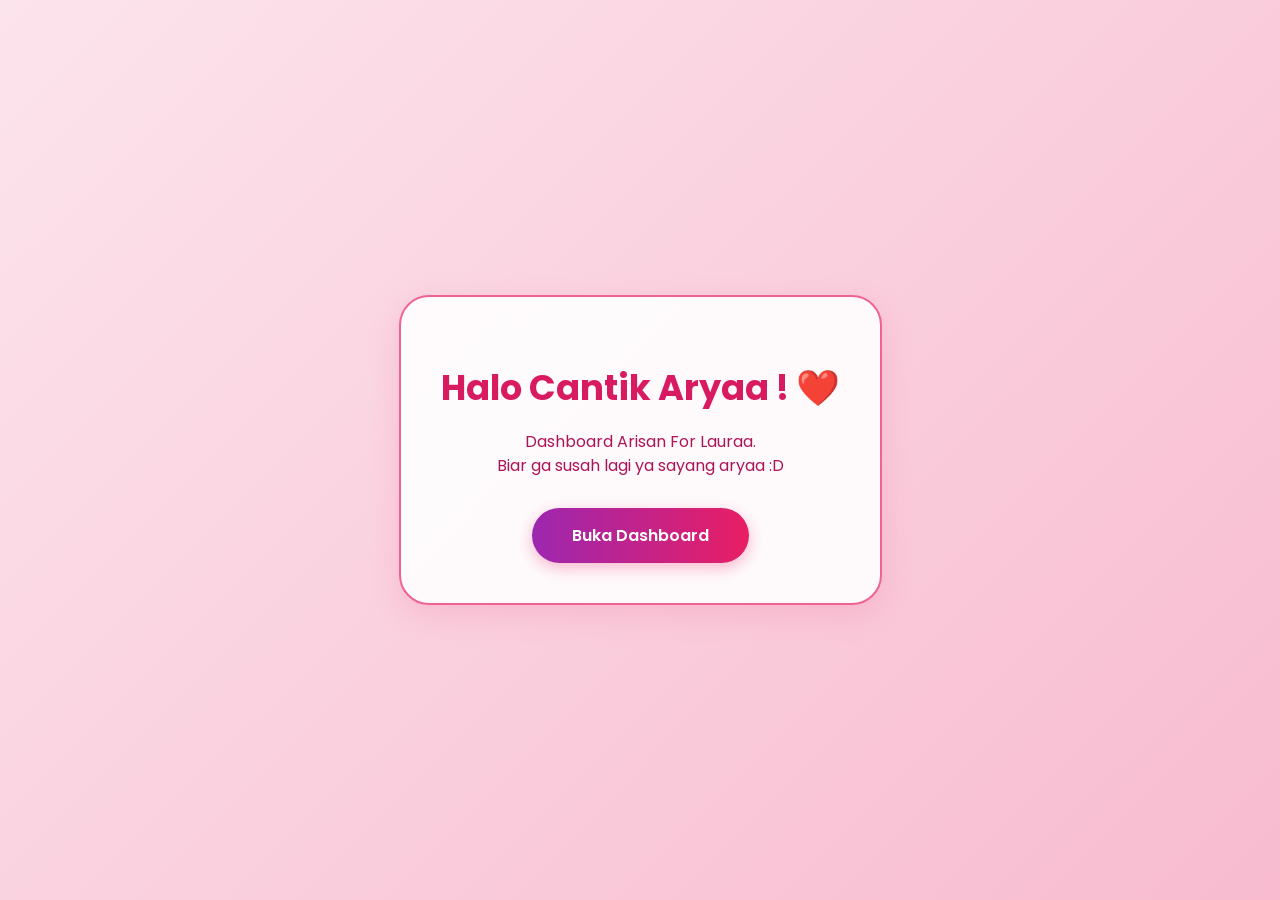
<file: index.html>
<!DOCTYPE html>
<html lang="id">
<head>
    <meta charset="UTF-8">
    <meta name="viewport" content="width=device-width, initial-scale=1.0">
    <title>Welcome Laura</title>
    <link href="https://fonts.googleapis.com/css2?family=Poppins:wght@300;600&display=swap" rel="stylesheet">
    <style>
        body {
            margin: 0;
            padding: 0;
            display: flex;
            justify-content: center;
            align-items: center;
            height: 100vh;
            /* Gradient Pink lembut sesuai dashboard */
            background: linear-gradient(135deg, #fce4ec, #f8bbd0);
            font-family: 'Poppins', sans-serif;
            text-align: center;
            color: #d81b60; /* Warna teks pink tua */
            overflow: hidden;
        }
        .welcome-card {
            background: rgba(255, 255, 255, 0.9); /* Putih bersih transparan */
            padding: 40px;
            border-radius: 30px; /* Lebih rounded biar aesthetic */
            border: 2px solid #f06292;
            box-shadow: 0 10px 30px rgba(240, 98, 146, 0.2);
            max-width: 400px;
        }
        h1 { 
            font-size: 2.2rem; 
            margin-bottom: 10px;
            color: #d81b60;
        }
        p { 
            margin-bottom: 30px; 
            color: #ad1457;
            font-size: 1rem;
            line-height: 1.5;
        }
        .btn-masuk {
            text-decoration: none;
            /* Warna ungu/pink gradient sesuai tombol Update di dashboard */
            background: linear-gradient(to right, #9c27b0, #e91e63);
            color: white;
            padding: 15px 40px;
            border-radius: 50px;
            font-weight: 600;
            display: inline-block;
            transition: 0.3s;
            box-shadow: 0 5px 15px rgba(233, 30, 99, 0.3);
        }
        .btn-masuk:hover {
            transform: scale(1.05);
            box-shadow: 0 8px 20px rgba(233, 30, 99, 0.5);
        }
    </style>
</head>
<body>
    <div class="welcome-card">
        <h1>Halo Cantik Aryaa ! ❤️</h1>
        <p>Dashboard Arisan For Lauraa.<br>Biar ga susah lagi ya sayang aryaa :D </p>
        <a href="dashboard.html" class="btn-masuk">Buka Dashboard</a>
    </div>
</body>
</html>
</file>
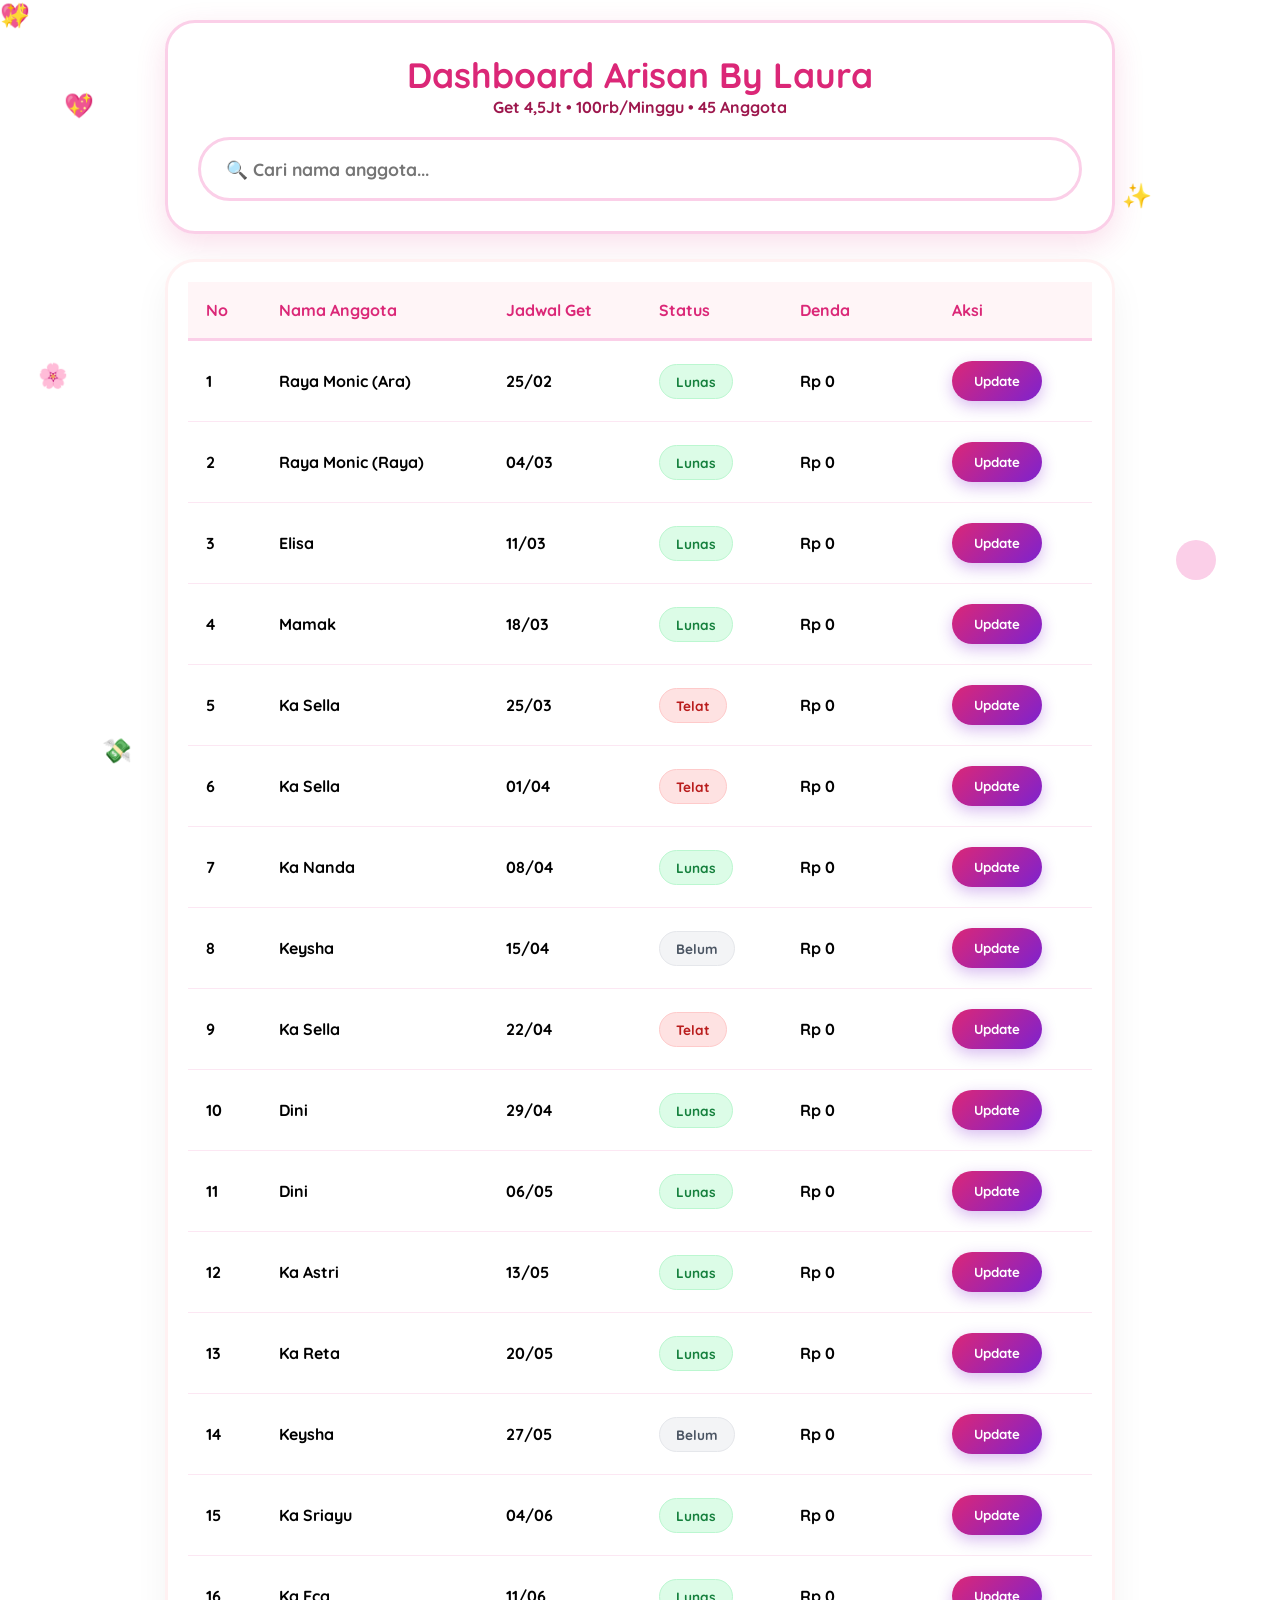
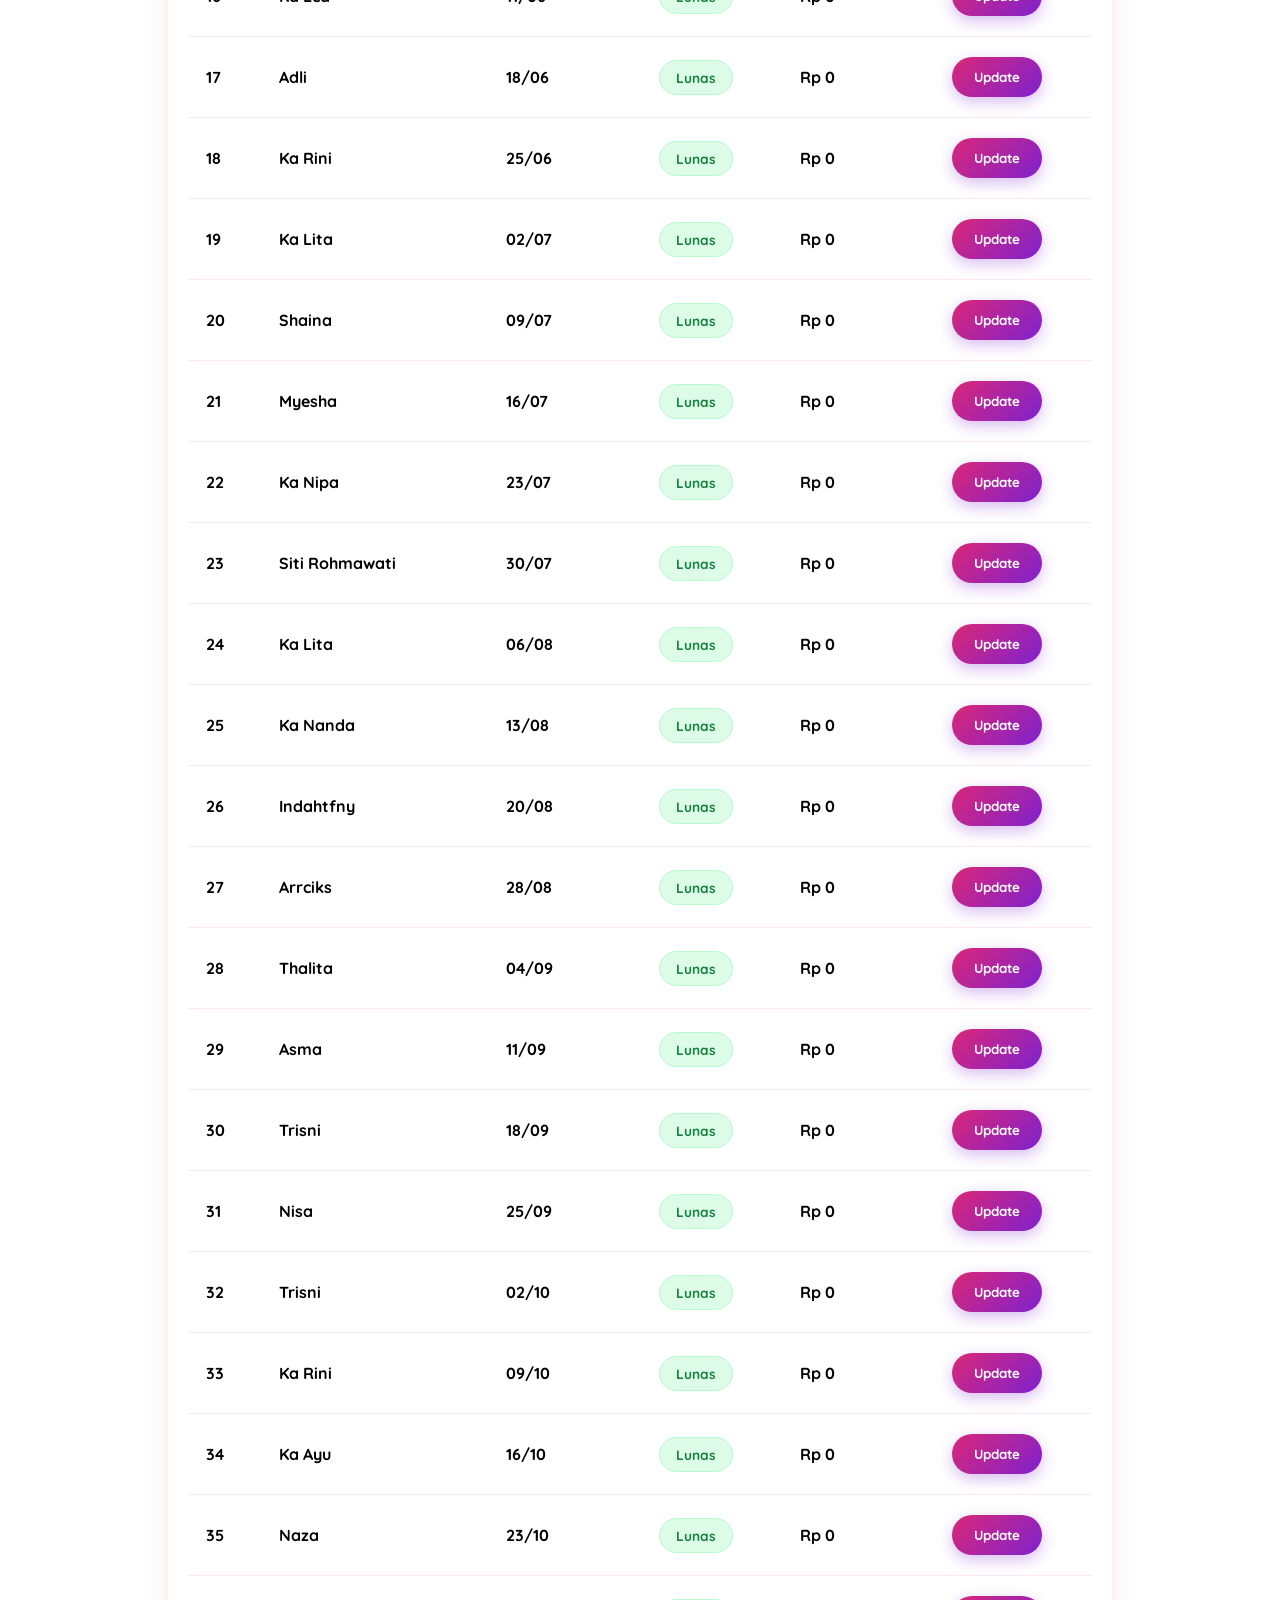
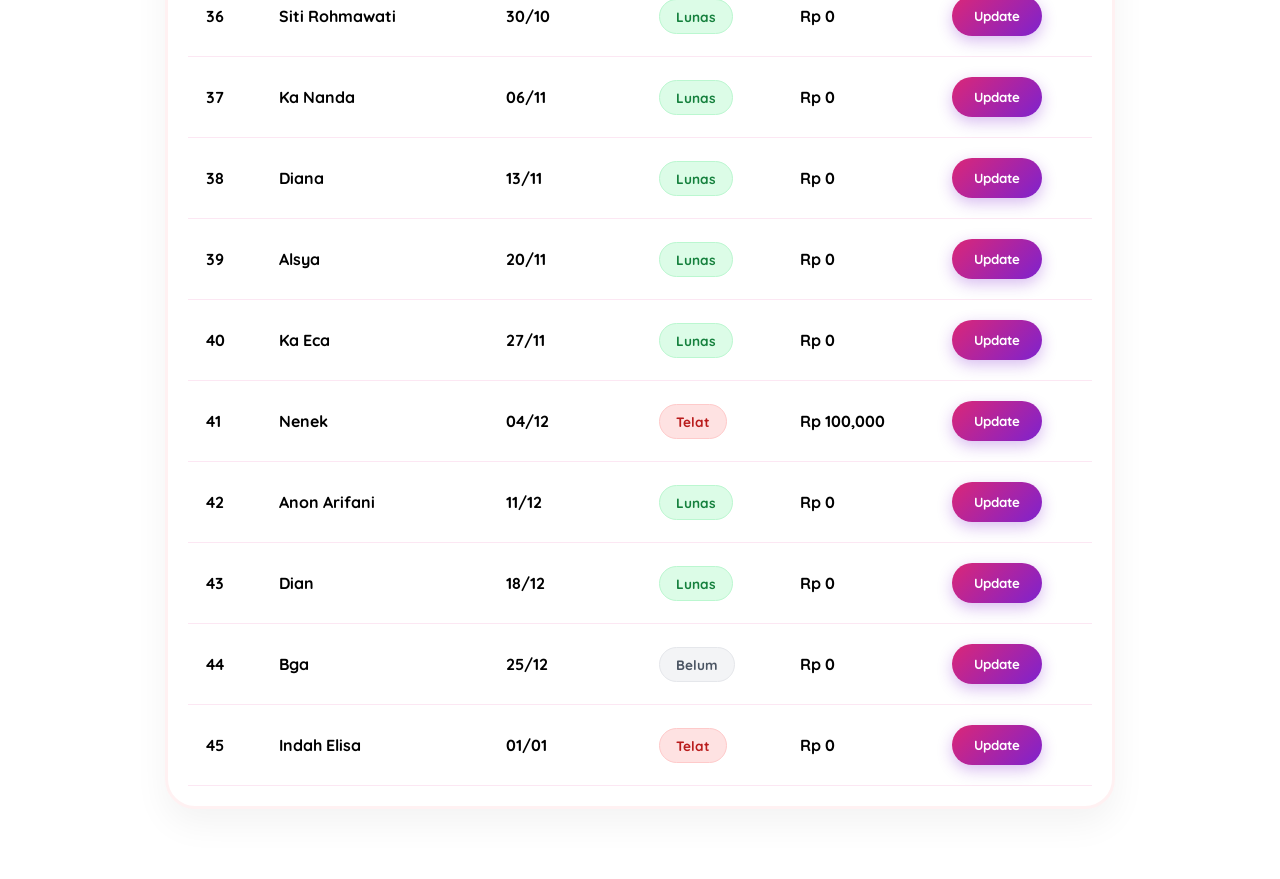
<file: ARISAN PROJECT/index.html>
<!DOCTYPE html>
<html lang="id">

<head>
    <meta charset="UTF-8">
    <meta name="viewport" content="width=device-width, initial-scale=1.0">
    <title>Rekap Arisan 4.5Jt</title>
    <link rel="stylesheet" href="style-arisan.css">
    <link href="https://fonts.googleapis.com/css2?family=Poppins:wght@300;400;600&display=swap" rel="stylesheet">
</head>

<body>

    <div class="floating-elements">
        <div class="element el-1">💖</div>
        <div class="element el-2">✨</div>
        <div class="element el-3">💸</div>
        <div class="element el-4">🌸</div>
        <div class="element el-5"></div>
        <div class="element el-6"></div>
        <div class="element el-7">💖</div>
        <div class="element el-8">✨</div>
    </div>

    <div class="container">
        <header>
            <h1>Dashboard Arisan By Laura</h1>
            <p>Get 4,5Jt • 100rb/Minggu • 45 Anggota</p>

            <div class="search-box">
                <input type="text" id="searchInput" onkeyup="cariNama()" placeholder="🔍 Cari nama anggota...">
            </div>
        </header>

        <main>
            <div class="table-container">
                <table id="tabelArisan">
                    <thead>
                        <tr>
                            <th>No</th>
                            <th>Nama Anggota</th>
                            <th>Jadwal Get</th>
                            <th>Status</th>
                            <th>Denda</th>
                            <th>Aksi</th>
                        </tr>
                    </thead>
                    <tbody>
                    </tbody>
                </table>
            </div>
        </main>
    </div>

    <script>
        const initialData = [
            { no: 1, nama: "Raya Monic (Ara)", tgl: "25/02", status: "Lunas", denda: 0 },
            { no: 2, nama: "Raya Monic (Raya)", tgl: "04/03", status: "Lunas", denda: 0 },
            { no: 3, nama: "Elisa", tgl: "11/03", status: "Lunas", denda: 0 },
            { no: 4, nama: "Mamak", tgl: "18/03", status: "Lunas", denda: 0 },
            { no: 5, nama: "Ka Sella", tgl: "25/03", status: "Telat", denda: 0 },
            { no: 6, nama: "Ka Sella", tgl: "01/04", status: "Telat", denda: 0 },
            { no: 7, nama: "Ka Nanda", tgl: "08/04", status: "Lunas", denda: 0 },
            { no: 8, nama: "Keysha", tgl: "15/04", status: "Belum", denda: 0 },
            { no: 9, nama: "Ka Sella", tgl: "22/04", status: "Telat", denda: 0 },
            { no: 10, nama: "Dini", tgl: "29/04", status: "Lunas", denda: 0 },
            { no: 11, nama: "Dini", tgl: "06/05", status: "Lunas", denda: 0 },
            { no: 12, nama: "Ka Astri", tgl: "13/05", status: "Lunas", denda: 0 },
            { no: 13, nama: "Ka Reta", tgl: "20/05", status: "Lunas", denda: 0 },
            { no: 14, nama: "Keysha", tgl: "27/05", status: "Belum", denda: 0 },
            { no: 15, nama: "Ka Sriayu", tgl: "04/06", status: "Lunas", denda: 0 },
            { no: 16, nama: "Ka Eca", tgl: "11/06", status: "Lunas", denda: 0 },
            { no: 17, nama: "Adli", tgl: "18/06", status: "Lunas", denda: 0 },
            { no: 18, nama: "Ka Rini", tgl: "25/06", status: "Lunas", denda: 0 },
            { no: 19, nama: "Ka Lita", tgl: "02/07", status: "Lunas", denda: 0 },
            { no: 20, nama: "Shaina", tgl: "09/07", status: "Lunas", denda: 0 },
            { no: 21, nama: "Myesha", tgl: "16/07", status: "Lunas", denda: 0 },
            { no: 22, nama: "Ka Nipa", tgl: "23/07", status: "Lunas", denda: 0 },
            { no: 23, nama: "Siti Rohmawati", tgl: "30/07", status: "Lunas", denda: 0 },
            { no: 24, nama: "Ka Lita", tgl: "06/08", status: "Lunas", denda: 0 },
            { no: 25, nama: "Ka Nanda", tgl: "13/08", status: "Lunas", denda: 0 },
            { no: 26, nama: "Indahtfny", tgl: "20/08", status: "Lunas", denda: 0 },
            { no: 27, nama: "Arrciks", tgl: "28/08", status: "Lunas", denda: 0 },
            { no: 28, nama: "Thalita", tgl: "04/09", status: "Lunas", denda: 0 },
            { no: 29, nama: "Asma", tgl: "11/09", status: "Lunas", denda: 0 },
            { no: 30, nama: "Trisni", tgl: "18/09", status: "Lunas", denda: 0 },
            { no: 31, nama: "Nisa", tgl: "25/09", status: "Lunas", denda: 0 },
            { no: 32, nama: "Trisni", tgl: "02/10", status: "Lunas", denda: 0 },
            { no: 33, nama: "Ka Rini", tgl: "09/10", status: "Lunas", denda: 0 },
            { no: 34, nama: "Ka Ayu", tgl: "16/10", status: "Lunas", denda: 0 },
            { no: 35, nama: "Naza", tgl: "23/10", status: "Lunas", denda: 0 },
            { no: 36, nama: "Siti Rohmawati", tgl: "30/10", status: "Lunas", denda: 0 },
            { no: 37, nama: "Ka Nanda", tgl: "06/11", status: "Lunas", denda: 0 },
            { no: 38, nama: "Diana", tgl: "13/11", status: "Lunas", denda: 0 },
            { no: 39, nama: "Alsya", tgl: "20/11", status: "Lunas", denda: 0 },
            { no: 40, nama: "Ka Eca", tgl: "27/11", status: "Lunas", denda: 0 },
            { no: 41, nama: "Nenek", tgl: "04/12", status: "Telat", denda: 100000 },
            { no: 42, nama: "Anon Arifani", tgl: "11/12", status: "Lunas", denda: 0 },
            { no: 43, nama: "Dian", tgl: "18/12", status: "Lunas", denda: 0 },
            { no: 44, nama: "Bga", tgl: "25/12", status: "Belum", denda: 0 },
            { no: 45, nama: "Indah Elisa", tgl: "01/01", status: "Telat", denda: 0 }
        ];

        window.onload = function () {
            // Ambil data yang ada di memori
            const dataAda = localStorage.getItem('dataArisan');

            // Paksa reset jika data tidak ada, atau datanya cuma array kosong "[]"
            if (!dataAda || dataAda === "[]") {
                localStorage.setItem('dataArisan', JSON.stringify(initialData));
            }

            renderTable();
        };

        function renderTable(filter = "") {
            const data = JSON.parse(localStorage.getItem('dataArisan'));
            const tbody = document.querySelector('#tabelArisan tbody');
            tbody.innerHTML = "";

            data.forEach((item, index) => {
                if (item.nama.toLowerCase().includes(filter.toLowerCase())) {
                    const row = document.createElement('tr');
                    let statusClass = item.status.toLowerCase().replace(/\s/g, "");

                    row.innerHTML = `
                        <td>${item.no}</td>
                        <td><strong>${item.nama}</strong></td>
                        <td>${item.tgl}</td>
                        <td><span class="status ${statusClass}">${item.status}</span></td>
                        <td>Rp ${parseInt(item.denda || 0).toLocaleString()}</td>
                        <td><button class="btn-edit" onclick="updateStatus(${index})">Update</button></td>
                    `;
                    tbody.appendChild(row);
                }
            });
        }

        function updateStatus(originalIndex) {
            let data = JSON.parse(localStorage.getItem('dataArisan'));
            const target = data[originalIndex];

            const newStatus = prompt(`Update Status untuk ${target.nama}:`, target.status);
            if (newStatus !== null) {
                data[originalIndex].status = newStatus;

                const newDenda = prompt(`Update Denda untuk ${target.nama}:`, target.denda);
                if (newDenda !== null) data[originalIndex].denda = parseInt(newDenda) || 0;

                localStorage.setItem('dataArisan', JSON.stringify(data));

                const currentFilter = document.getElementById('searchInput').value;
                renderTable(currentFilter);
            }
        }

        function cariNama() {
            let input = document.getElementById('searchInput').value;
            renderTable(input);
        }
    </script>
</body>

</html>
</file>
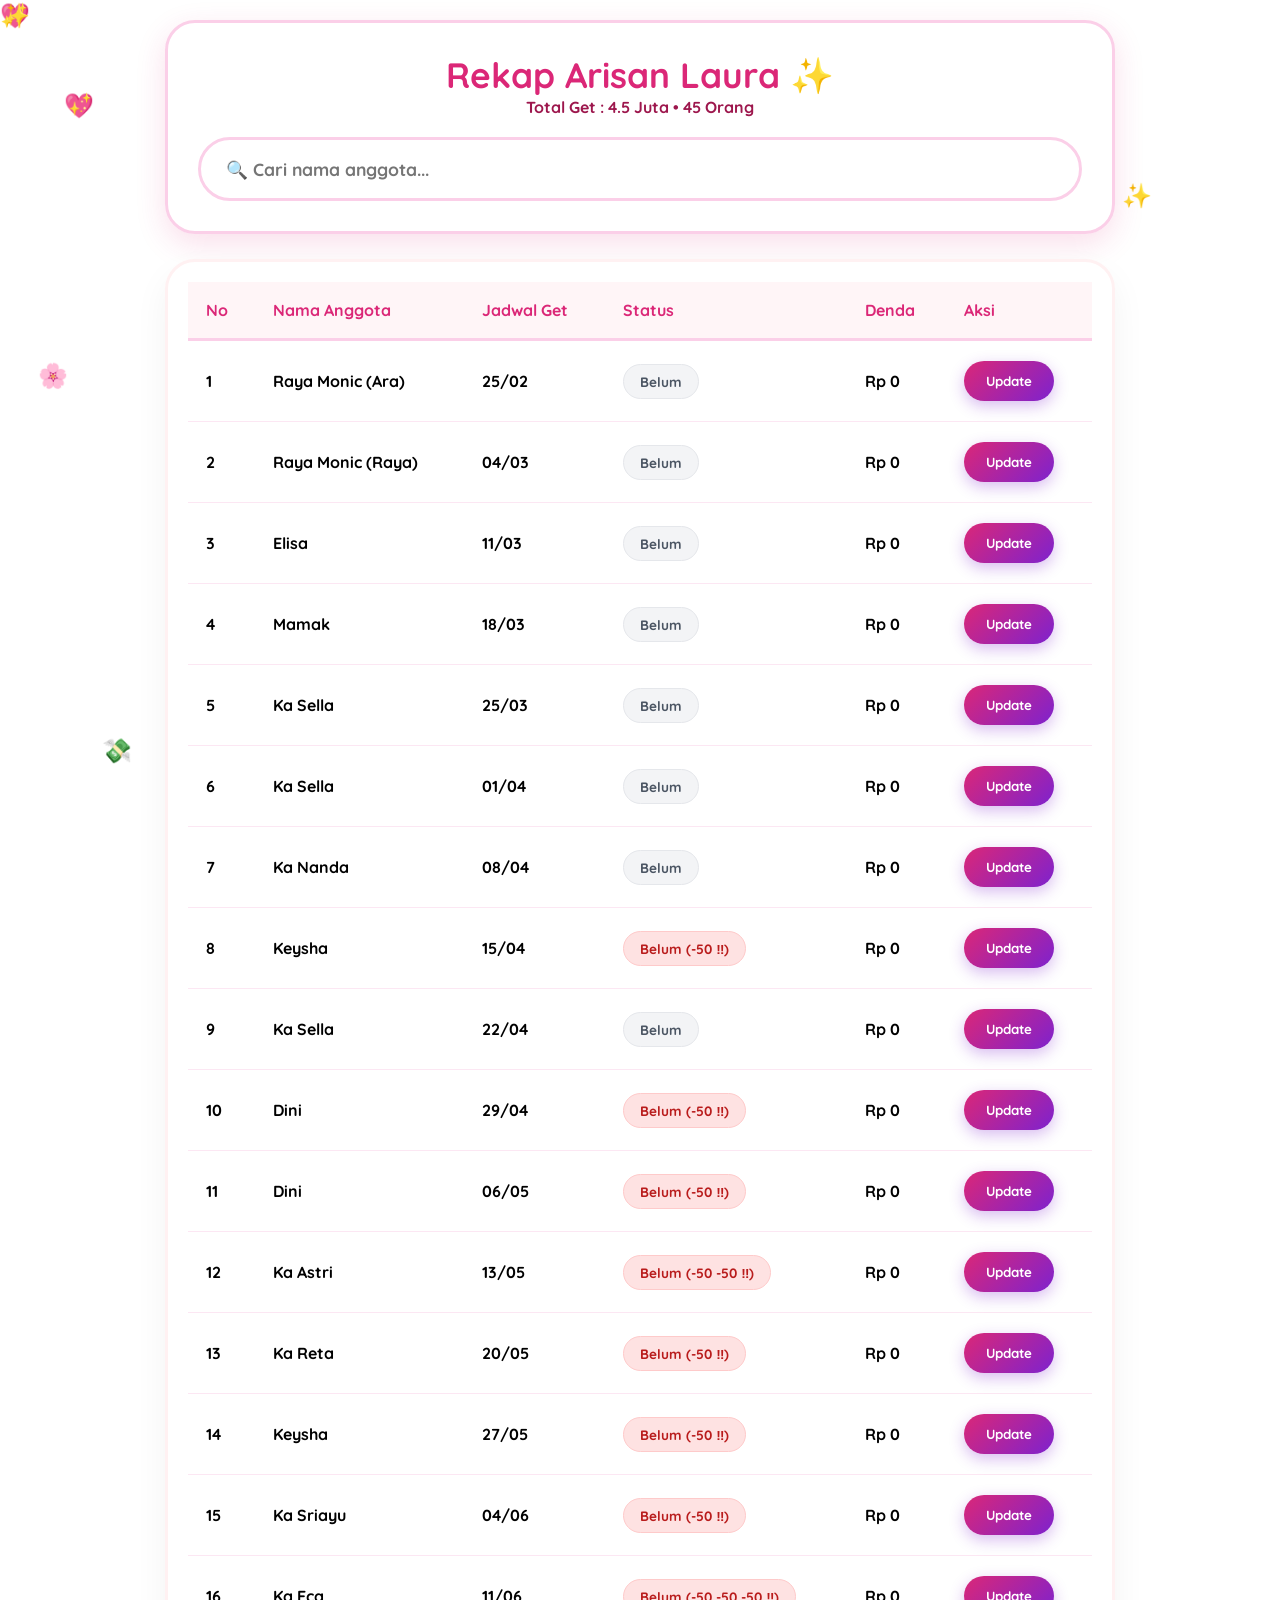
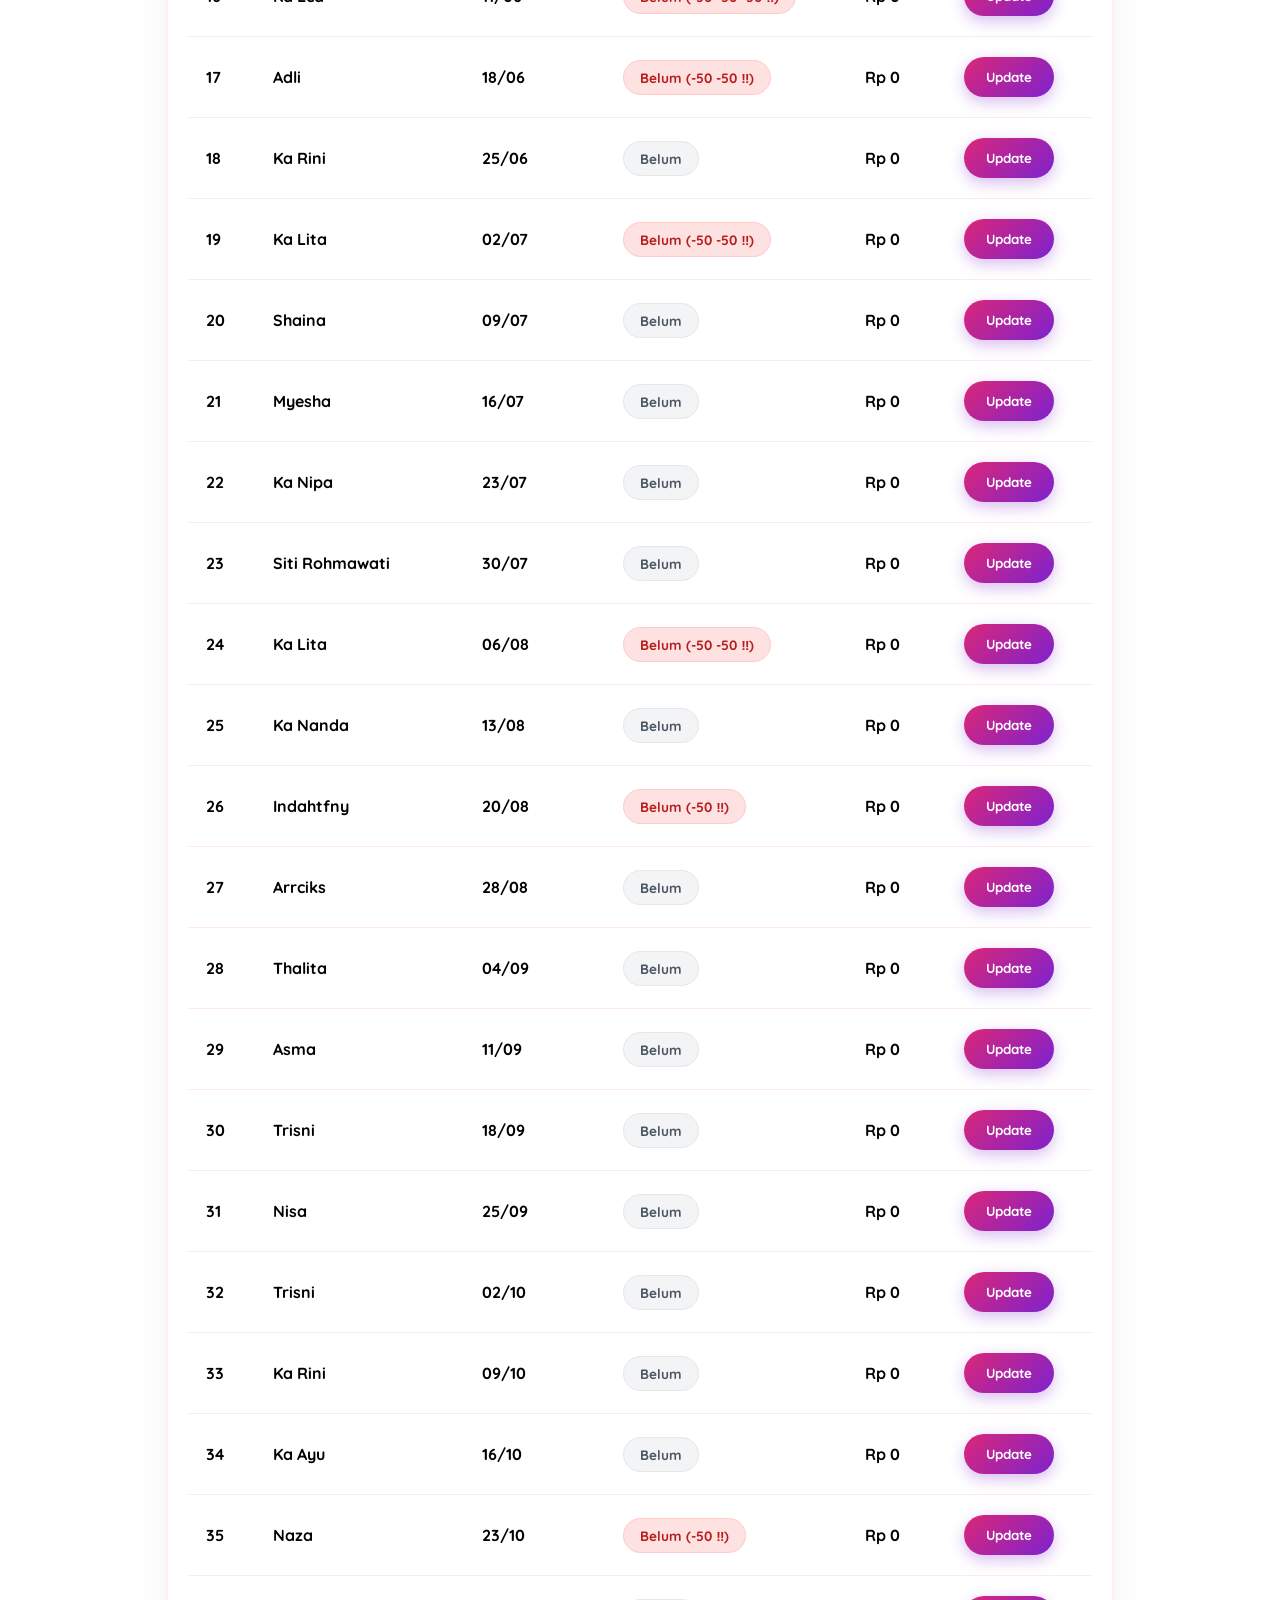
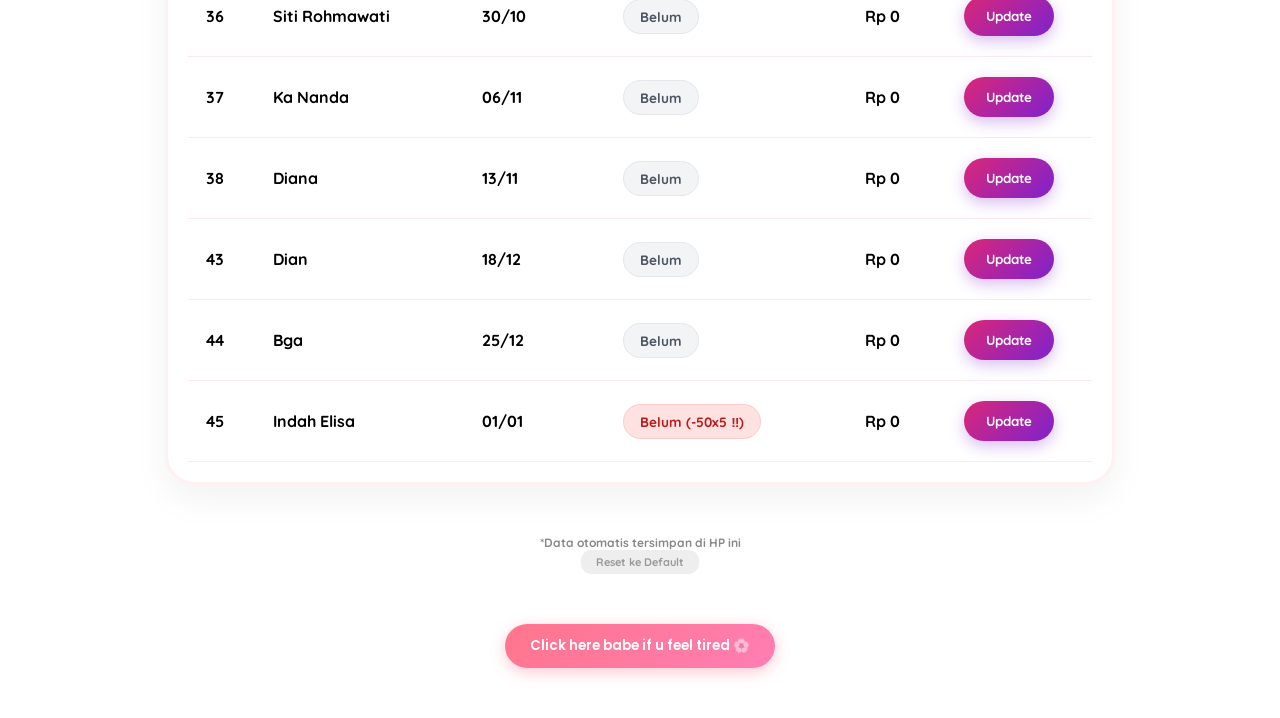
<file: dashboard.html>
<!DOCTYPE html>
<html lang="id">

<head>
    <meta charset="UTF-8">
    <meta name="viewport" content="width=device-width, initial-scale=1.0">
    <title>For Laura My Love</title>
    <link rel="stylesheet" href="style-arisan.css">
    <link href="https://fonts.googleapis.com/css2?family=Poppins:wght@300;400;600&display=swap" rel="stylesheet">
</head>

<body>

    <div class="floating-elements">
        <div class="element el-1">💖</div>
        <div class="element el-2">✨</div>
        <div class="element el-3">💸</div>
        <div class="element el-4">🌸</div>
        <div class="element el-7">💖</div>
        <div class="element el-8">✨</div>
    </div>

    <div class="container">
        <header>
            <h1>Rekap Arisan Laura ✨</h1>
            <p>Total Get : 4.5 Juta • 45 Orang</p>

            <div class="search-box">
                <input type="text" id="searchInput" onkeyup="cariNama()" placeholder="🔍 Cari nama anggota...">
            </div>
        </header>

        <main>
            <div class="table-container">
                <table id="tabelArisan">
                    <thead>
                        <tr>
                            <th>No</th>
                            <th>Nama Anggota</th>
                            <th>Jadwal Get</th>
                            <th>Status</th>
                            <th>Denda</th>
                            <th>Aksi</th>
                        </tr>
                    </thead>
                    <tbody>
                    </tbody>
                </table>
            </div>
            
            <div style="text-align: center; margin-top: 20px;">
                <p style="font-size: 12px; color: #888;">*Data otomatis tersimpan di HP ini</p>
                <button onclick="resetData()" style="background: #eee; border: none; padding: 5px 15px; border-radius: 10px; cursor: pointer; font-size: 11px; color: #999;">Reset ke Default</button>
            </div>

            <div style="text-align: center; margin-top: 50px; margin-bottom: 30px;">
                <button id="btnSurprise" onclick="showLoveMessage()" style="background: linear-gradient(135deg, #ff758c 0%, #ff7eb3 100%); color: white; border: none; padding: 12px 25px; border-radius: 25px; font-weight: 600; cursor: pointer; box-shadow: 0 4px 15px rgba(255, 117, 140, 0.4); font-family: 'Poppins', sans-serif;">
                    Click here babe if u feel tired 🌸
                </button>
            </div>

            <div id="loveMessage" style="display: none; text-align: center; padding: 30px; margin: 20px; background: rgba(255, 255, 255, 0.7); border-radius: 20px; backdrop-filter: blur(5px); border: 1px solid #ffb6c1; animation: fadeIn 1s ease-in;">
                <h2 style="color: #ff4b2b; font-family: 'Poppins', sans-serif; margin-bottom: 15px;">Istirahat sebentar ya luvvv, Laura sayang Aryaaa ! ❤️</h2>
                <p style="font-family: 'Poppins', sans-serif; color: #555; line-height: 1.8; font-style: italic; font-size: 15px;">
                    "Arya tau rekap 45 orang ini pasti bikin Laura pusing dan capek banget. <br>
                    Tapi Arya nggak mau Laura ngerasain ribetnya sendirian, makanya Arya buatin ini khusus buat Laura. <br><br>
                    Ingat ya sayang, seberapa banyak pun status 'Belum' di tabel atas, <br>
                    status Arya buat Laura bakal selalu 'Lunas' dengan rasa sayang yang nggak bakal habis. <br><br>
                    Kalau udah capek, istirahat aja ya sayang? Nggak perlu dipaksain hari ini. <br>
                    Arya bakal selalu ada di samping Laura dan selalu jadi support system terbaik buat Laura. <br><br>
                    Love you more n moree Laura ! 🌸💖 "
                </p>
            </div>
        </main>
    </div>

    <style>
        @keyframes fadeIn {
            from { opacity: 0; transform: translateY(20px); }
            to { opacity: 1; transform: translateY(0); }
        }
    </style>

    <script>
        const initialData = [
            { no: 1, nama: "Raya Monic (Ara)", tgl: "25/02", status: "Belum", denda: 0 },
            { no: 2, nama: "Raya Monic (Raya)", tgl: "04/03", status: "Belum", denda: 0 },
            { no: 3, nama: "Elisa", tgl: "11/03", status: "Belum", denda: 0 },
            { no: 4, nama: "Mamak", tgl: "18/03", status: "Belum", denda: 0 },
            { no: 5, nama: "Ka Sella", tgl: "25/03", status: "Belum", denda: 0 },
            { no: 6, nama: "Ka Sella", tgl: "01/04", status: "Belum", denda: 0 },
            { no: 7, nama: "Ka Nanda", tgl: "08/04", status: "Belum", denda: 0 },
            { no: 8, nama: "Keysha", tgl: "15/04", status: "Belum (-50 ‼️)", denda: 0 },
            { no: 9, nama: "Ka Sella", tgl: "22/04", status: "Belum", denda: 0 },
            { no: 10, nama: "Dini", tgl: "29/04", status: "Belum (-50 ‼️)", denda: 0 },
            { no: 11, nama: "Dini", tgl: "06/05", status: "Belum (-50 ‼️)", denda: 0 },
            { no: 12, nama: "Ka Astri", tgl: "13/05", status: "Belum (-50 -50 ‼️)", denda: 0 },
            { no: 13, nama: "Ka Reta", tgl: "20/05", status: "Belum (-50 ‼️)", denda: 0 },
            { no: 14, nama: "Keysha", tgl: "27/05", status: "Belum (-50 ‼️)", denda: 0 },
            { no: 15, nama: "Ka Sriayu", tgl: "04/06", status: "Belum (-50 ‼️)", denda: 0 },
            { no: 16, nama: "Ka Eca", tgl: "11/06", status: "Belum (-50 -50 -50 ‼️)", denda: 0 },
            { no: 17, nama: "Adli", tgl: "18/06", status: "Belum (-50 -50 ‼️)", denda: 0 },
            { no: 18, nama: "Ka Rini", tgl: "25/06", status: "Belum", denda: 0 },
            { no: 19, nama: "Ka Lita", tgl: "02/07", status: "Belum (-50 -50 ‼️)", denda: 0 },
            { no: 20, nama: "Shaina", tgl: "09/07", status: "Belum", denda: 0 },
            { no: 21, nama: "Myesha", tgl: "16/07", status: "Belum", denda: 0 },
            { no: 22, nama: "Ka Nipa", tgl: "23/07", status: "Belum", denda: 0 },
            { no: 23, nama: "Siti Rohmawati", tgl: "30/07", status: "Belum", denda: 0 },
            { no: 24, nama: "Ka Lita", tgl: "06/08", status: "Belum (-50 -50 ‼️)", denda: 0 },
            { no: 25, nama: "Ka Nanda", tgl: "13/08", status: "Belum", denda: 0 },
            { no: 26, nama: "Indahtfny", tgl: "20/08", status: "Belum (-50 ‼️)", denda: 0 },
            { no: 27, nama: "Arrciks", tgl: "28/08", status: "Belum", denda: 0 },
            { no: 28, nama: "Thalita", tgl: "04/09", status: "Belum", denda: 0 },
            { no: 29, nama: "Asma", tgl: "11/09", status: "Belum", denda: 0 },
            { no: 30, nama: "Trisni", tgl: "18/09", status: "Belum", denda: 0 },
            { no: 31, nama: "Nisa", tgl: "25/09", status: "Belum", denda: 0 },
            { no: 32, nama: "Trisni", tgl: "02/10", status: "Belum", denda: 0 },
            { no: 33, nama: "Ka Rini", tgl: "09/10", status: "Belum", denda: 0 },
            { no: 34, nama: "Ka Ayu", tgl: "16/10", status: "Belum", denda: 0 },
            { no: 35, nama: "Naza", tgl: "23/10", status: "Belum (-50 ‼️)", denda: 0 },
            { no: 36, nama: "Siti Rohmawati", tgl: "30/10", status: "Belum", denda: 0 },
            { no: 37, nama: "Ka Nanda", tgl: "06/11", status: "Belum", denda: 0 },
            { no: 38, nama: "Diana", tgl: "13/11", status: "Belum", denda: 0 },
            { no: 43, nama: "Dian", tgl: "18/12", status: "Belum", denda: 0 },
            { no: 44, nama: "Bga", tgl: "25/12", status: "Belum", denda: 0 },
            { no: 45, nama: "Indah Elisa", tgl: "01/01", status: "Belum (-50x5 ‼️)", denda: 0 }
        ];

        window.onload = function () {
            // Gunakan v6 agar data sebelumnya terhapus dan pakai logika warna baru ini
            const dataAda = localStorage.getItem('dataArisanLaura_v6');
            if (!dataAda) {
                localStorage.setItem('dataArisanLaura_v6', JSON.stringify(initialData));
            }
            renderTable();
        };

        function renderTable(filter = "") {
            const data = JSON.parse(localStorage.getItem('dataArisanLaura_v6'));
            const tbody = document.querySelector('#tabelArisan tbody');
            tbody.innerHTML = "";

            data.forEach((item, index) => {
                const namaTampil = item.nama || "Tanpa Nama";
                if (namaTampil.toLowerCase().includes(filter.toLowerCase())) {
                    const row = document.createElement('tr');
                    
                    let statusClass = "belum"; 
                    const s = item.status.toLowerCase();
                    
                    if (s.includes("lunas")) {
                        statusClass = "lunas"; 
                    } else if (s.includes("-50") || s.includes("‼️")) {
                        statusClass = "telat"; 
                    }

                    row.innerHTML = `
                        <td>${item.no}</td>
                        <td><strong>${namaTampil}</strong></td>
                        <td>${item.tgl}</td>
                        <td><span class="status ${statusClass}">${item.status}</span></td>
                        <td>Rp ${parseInt(item.denda || 0).toLocaleString()}</td>
                        <td><button class="btn-edit" onclick="updateStatus(${index})">Update</button></td>
                    `;
                    tbody.appendChild(row);
                }
            });
        }

        function updateStatus(originalIndex) {
            let data = JSON.parse(localStorage.getItem('dataArisanLaura_v6'));
            const newStatus = prompt(`Update Status untuk ${data[originalIndex].nama}:`, data[originalIndex].status);
            if (newStatus !== null) {
                data[originalIndex].status = newStatus;
                const newDenda = prompt(`Update Denda:`, data[originalIndex].denda);
                if (newDenda !== null) data[originalIndex].denda = parseInt(newDenda) || 0;
                localStorage.setItem('dataArisanLaura_v6', JSON.stringify(data));
                renderTable(document.getElementById('searchInput').value);
            }
        }

        function cariNama() {
            renderTable(document.getElementById('searchInput').value);
        }
        
        function resetData() {
            if (confirm("Reset ke data awal?")) {
                localStorage.removeItem('dataArisanLaura_v6');
                location.reload();
            }
        }

        function showLoveMessage() {
            const msg = document.getElementById('loveMessage');
            const btn = document.getElementById('btnSurprise');
            
            msg.style.display = 'block';
            msg.scrollIntoView({ behavior: 'smooth' });
            btn.style.display = 'none';
        }
    </script>
</body>
</html>
</file>
<file: ARISAN PROJECT/style-arisan.css>
@import url('https://fonts.googleapis.com/css2?family=Quicksand:wght@700&display=swap');

* {
    margin: 0; padding: 0; box-sizing: border-box;
    font-family: 'Quicksand', sans-serif; font-weight: 700;
}

@keyframes glowBackground {
    0% { background-color: #fff5f7; }
    50% { background-color: #f3e8ff; }
    100% { background-color: #fff5f7; }
}

@keyframes floatAnimation {
    0% { transform: translateY(0) rotate(0deg); opacity: 1; }
    50% { transform: translateY(-100px) rotate(180deg); opacity: 0.8; }
    100% { transform: translateY(0) rotate(360deg); opacity: 1; }
}

body {
    animation: glowBackground 8s ease infinite;
    min-height: 100vh;
    padding: 20px;
    display: flex;
    flex-direction: column;
    align-items: center;
    position: relative;
    overflow-x: hidden;
}

.floating-elements {
    position: fixed; top: 0; left: 0; width: 100%; height: 100%;
    pointer-events: none; z-index: -1;
}

.element { position: absolute; font-size: 1.5rem; animation: floatAnimation 15s linear infinite; }
.el-1 { top: 10%; left: 5%; animation-duration: 18s; }
.el-2 { top: 20%; right: 10%; animation-duration: 22s; }
.el-3 { bottom: 15%; left: 8%; animation-duration: 16s; }
.el-4 { top: 40%; left: 3%; animation-duration: 25s; }
.el-5 { top: 60%; right: 5%; width: 40px; height: 40px; background: #fbcfe8; border-radius: 50%; }
.el-6 { bottom: 25%; right: 20%; width: 25px; height: 25px; background: #e9d5ff; border-radius: 50%; }

.container { width: 100%; max-width: 950px; z-index: 1; }

header {
    background: rgba(255, 255, 255, 0.95);
    padding: 30px; border-radius: 30px; text-align: center;
    box-shadow: 0 10px 30px rgba(219, 39, 119, 0.15);
    margin-bottom: 25px; border: 3px solid #fbcfe8;
}

h1 { color: #db2777; font-size: 2.2rem; }
header p { color: #9d174d; margin-bottom: 20px; }

.search-box input {
    width: 100%; padding: 18px 25px; border-radius: 50px;
    border: 3px solid #fbcfe8; font-size: 1.1rem; outline: none;
}

.table-container {
    background: white; border-radius: 30px; padding: 20px;
    overflow-x: auto; box-shadow: 0 15px 35px rgba(0,0,0,0.05);
    border: 3px solid #fff1f2; margin-bottom: 50px;
}

table { width: 100%; border-collapse: collapse; min-width: 750px; }
th { background-color: #fff5f7; color: #db2777; padding: 18px; border-bottom: 3px solid #fbcfe8; text-align: left; }
td { padding: 20px 18px; border-bottom: 1px solid #fce7f3; }

.status { padding: 8px 16px; border-radius: 50px; font-size: 0.85rem; display: inline-block; }
.lunas { background: #dcfce7; color: #15803d; border: 1px solid #bbf7d0; }
.belum { background: #f3f4f6; color: #4b5563; border: 1px solid #e5e7eb; }
.telat { background: #fee2e2; color: #b91c1c; border: 1px solid #fecaca; }

.btn-edit {
    background: linear-gradient(135deg, #db2777 0%, #7e22ce 100%);
    color: white; border: none; padding: 12px 22px;
    border-radius: 50px; cursor: pointer; transition: 0.3s;
    box-shadow: 0 5px 15px rgba(126, 34, 206, 0.3);
}

.btn-edit:hover { transform: scale(1.05) translateY(-3px); }

@media screen and (max-width: 600px) {
    .floating-elements { display: none; }
    h1 { font-size: 1.6rem; }
}
</file>
<file: style-arisan.css>
@import url('https://fonts.googleapis.com/css2?family=Quicksand:wght@700&display=swap');

* {
    margin: 0; padding: 0; box-sizing: border-box;
    font-family: 'Quicksand', sans-serif; font-weight: 700;
}

@keyframes glowBackground {
    0% { background-color: #fff5f7; }
    50% { background-color: #f3e8ff; }
    100% { background-color: #fff5f7; }
}

@keyframes floatAnimation {
    0% { transform: translateY(0) rotate(0deg); opacity: 1; }
    50% { transform: translateY(-100px) rotate(180deg); opacity: 0.8; }
    100% { transform: translateY(0) rotate(360deg); opacity: 1; }
}

body {
    animation: glowBackground 8s ease infinite;
    min-height: 100vh;
    padding: 20px;
    display: flex;
    flex-direction: column;
    align-items: center;
    position: relative;
    overflow-x: hidden;
}

.floating-elements {
    position: fixed; top: 0; left: 0; width: 100%; height: 100%;
    pointer-events: none; z-index: -1;
}

.element { position: absolute; font-size: 1.5rem; animation: floatAnimation 15s linear infinite; }
.el-1 { top: 10%; left: 5%; animation-duration: 18s; }
.el-2 { top: 20%; right: 10%; animation-duration: 22s; }
.el-3 { bottom: 15%; left: 8%; animation-duration: 16s; }
.el-4 { top: 40%; left: 3%; animation-duration: 25s; }
.el-5 { top: 60%; right: 5%; width: 40px; height: 40px; background: #fbcfe8; border-radius: 50%; }
.el-6 { bottom: 25%; right: 20%; width: 25px; height: 25px; background: #e9d5ff; border-radius: 50%; }

.container { width: 100%; max-width: 950px; z-index: 1; }

header {
    background: rgba(255, 255, 255, 0.95);
    padding: 30px; border-radius: 30px; text-align: center;
    box-shadow: 0 10px 30px rgba(219, 39, 119, 0.15);
    margin-bottom: 25px; border: 3px solid #fbcfe8;
}

h1 { color: #db2777; font-size: 2.2rem; }
header p { color: #9d174d; margin-bottom: 20px; }

.search-box input {
    width: 100%; padding: 18px 25px; border-radius: 50px;
    border: 3px solid #fbcfe8; font-size: 1.1rem; outline: none;
}

.table-container {
    background: white; border-radius: 30px; padding: 20px;
    overflow-x: auto; box-shadow: 0 15px 35px rgba(0,0,0,0.05);
    border: 3px solid #fff1f2; margin-bottom: 50px;
}

table { width: 100%; border-collapse: collapse; min-width: 750px; }
th { background-color: #fff5f7; color: #db2777; padding: 18px; border-bottom: 3px solid #fbcfe8; text-align: left; }
td { padding: 20px 18px; border-bottom: 1px solid #fce7f3; }

.status { padding: 8px 16px; border-radius: 50px; font-size: 0.85rem; display: inline-block; }
.lunas { background: #dcfce7; color: #15803d; border: 1px solid #bbf7d0; }
.belum { background: #f3f4f6; color: #4b5563; border: 1px solid #e5e7eb; }
.telat { background: #fee2e2; color: #b91c1c; border: 1px solid #fecaca; }

.btn-edit {
    background: linear-gradient(135deg, #db2777 0%, #7e22ce 100%);
    color: white; border: none; padding: 12px 22px;
    border-radius: 50px; cursor: pointer; transition: 0.3s;
    box-shadow: 0 5px 15px rgba(126, 34, 206, 0.3);
}

.btn-edit:hover { transform: scale(1.05) translateY(-3px); }

@media screen and (max-width: 600px) {
    .floating-elements { display: none; }
    h1 { font-size: 1.6rem; }
}
</file>
